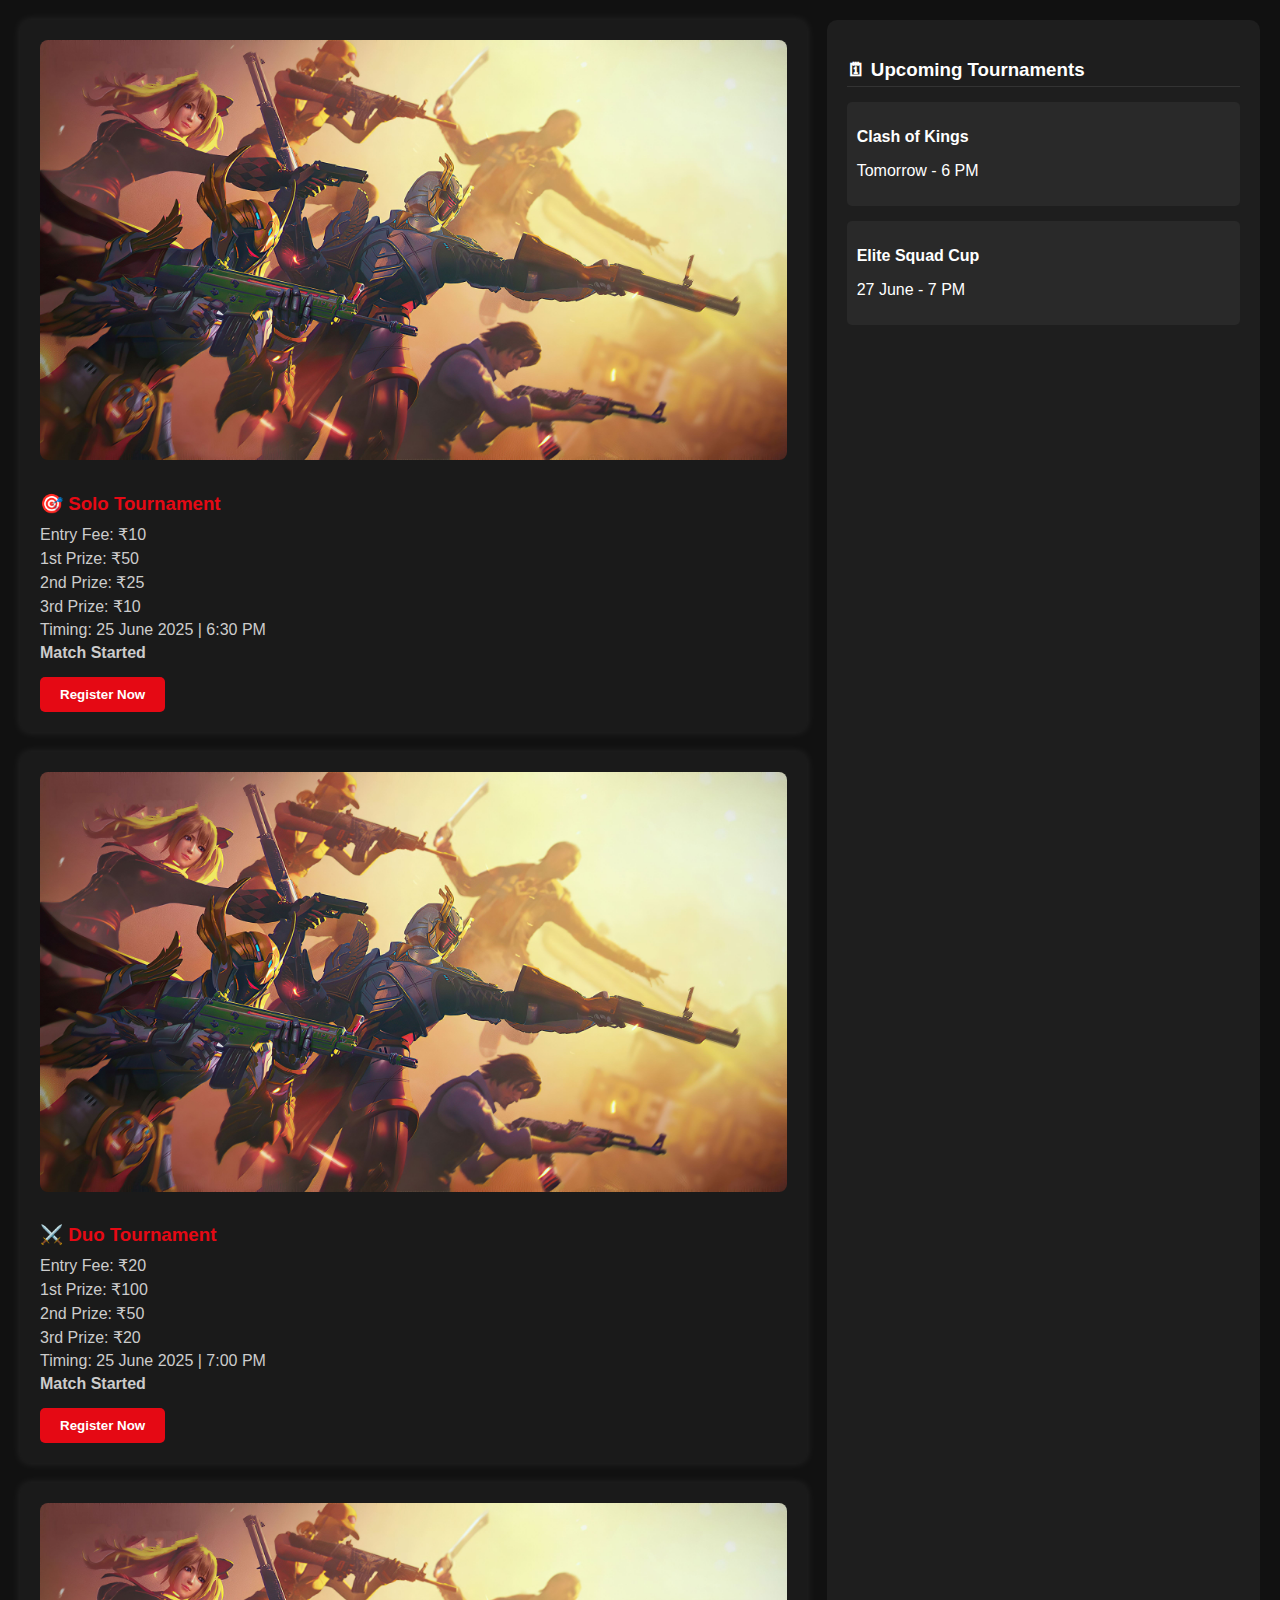
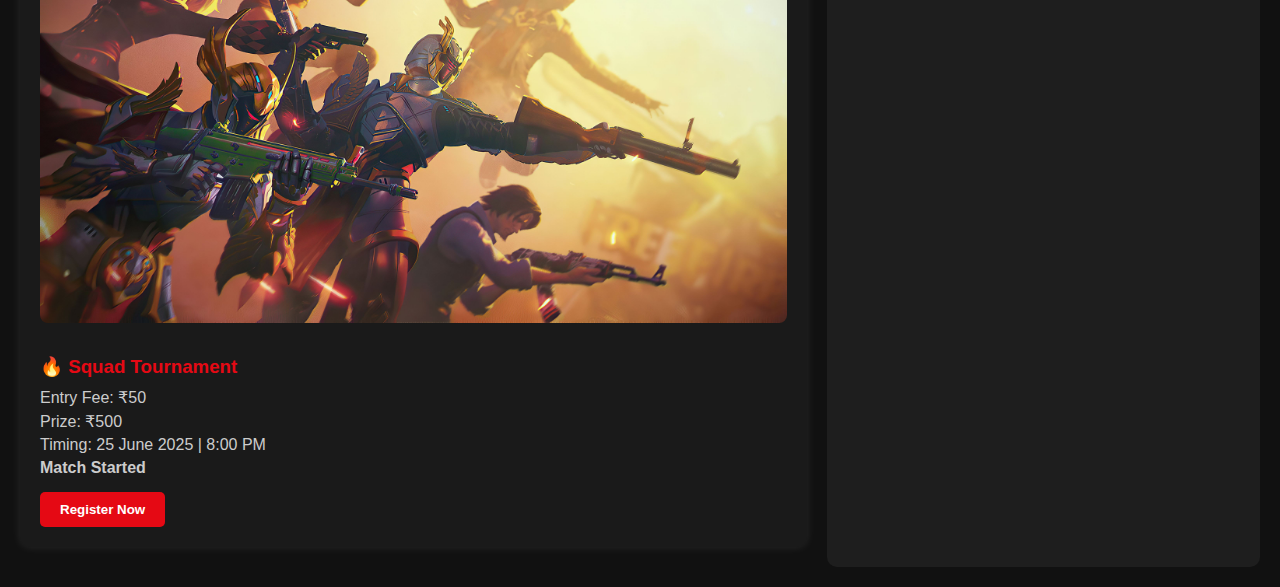
<file: ESPORT1/tournament.html>
<!DOCTYPE html>
<html lang="en">
<head>
  <meta charset="UTF-8" />
  <meta name="viewport" content="width=device-width, initial-scale=1.0"/>
  <title>Tournaments - Aimlab Esport</title>
  <style>
    body {
      margin: 0;
      font-family: Arial, sans-serif;
      background: #111;
      color: white;
    }

    .container {
      display: flex;
      flex-direction: row;
      padding: 20px;
      gap: 20px;
    }

    .main-content {
      flex: 2;
    }

    .sidebar {
      flex: 1;
      background: #1e1e1e;
      padding: 20px;
      border-radius: 10px;
    }

    .tournament-card {
      background: #1a1a1a;
      padding: 20px;
      border-radius: 10px;
      margin-bottom: 20px;
      box-shadow: 0 0 10px rgba(255,255,255,0.1);
    }

    .tournament-card img {
      width: 100%;
      border-radius: 8px;
      margin-bottom: 10px;
    }

    .tournament-card h3 {
      color: #e50914;
      margin-bottom: 10px;
    }

    .tournament-card p {
      margin: 5px 0;
      color: #ccc;
    }

    .register-btn {
      margin-top: 10px;
      padding: 10px 20px;
      background: #e50914;
      color: white;
      border: none;
      border-radius: 5px;
      cursor: pointer;
      font-weight: bold;
    }

    .register-btn:hover {
      background: #ff1f28;
    }

    .sidebar h3 {
      border-bottom: 1px solid #333;
      margin-bottom: 15px;
      padding-bottom: 5px;
    }

    .upcoming-item {
      background: #292929;
      padding: 10px;
      border-radius: 5px;
      margin-bottom: 15px;
    }

    .countdown {
      font-weight: bold;
      color: #0f0;
      margin-top: 10px;
    }

    @media(max-width: 768px) {
      .container {
        flex-direction: column;
      }
    }
  </style>
</head>
<body>

  <div class="container">
    <!-- Main Tournament Cards -->
    <div class="main-content">

      <div class="tournament-card">
        <img src="background.jpg" alt="Solo Tournament">
        <h3>🎯 Solo Tournament</h3>
        <p>Entry Fee: ₹10</p>
        <p>1st Prize: ₹50</p>
        <p>2nd Prize: ₹25</p>
        <p>3rd Prize: ₹10</p>
        <p>Timing: 25 June 2025 | 6:30 PM</p>
        <p class="countdown" id="countdown1">Loading...</p>
        <button class="register-btn" onclick="payNow('Solo', 10)">Register Now</button>
      </div>

      <div class="tournament-card">
        <img src="background.jpg" alt="Duo Tournament">
        <h3>⚔️ Duo Tournament</h3>
        <p>Entry Fee: ₹20</p>
        <p>1st Prize: ₹100</p>
        <p>2nd Prize: ₹50</p>
        <p>3rd Prize: ₹20</p>
        <p>Timing: 25 June 2025 | 7:00 PM</p>
        <p class="countdown" id="countdown2">Loading...</p>
        <button class="register-btn" onclick="payNow('Duo', 30)">Register Now</button>
      </div>

      <div class="tournament-card">
        <img src="background.jpg" alt="Squad Tournament">
        <h3>🔥 Squad Tournament</h3>
        <p>Entry Fee: ₹50</p>
        <p>Prize: ₹500</p>
        <p>Timing: 25 June 2025 | 8:00 PM</p>
        <p class="countdown" id="countdown3">Loading...</p>
        <button class="register-btn" onclick="payNow('Squad', 50)">Register Now</button>
      </div>

    </div>

    <!-- Sidebar -->
    <div class="sidebar">
      <h3>🗓 Upcoming Tournaments</h3>

      <div class="upcoming-item">
        <p><strong>Clash of Kings</strong></p>
        <p>Tomorrow - 6 PM</p>
      </div>

      <div class="upcoming-item">
        <p><strong>Elite Squad Cup</strong></p>
        <p>27 June - 7 PM</p>
      </div>

    </div>
  </div>

  <script src="https://checkout.razorpay.com/v1/checkout.js"></script>
  <script>
    function payNow(tournamentType, amount) {
      var options = {
        "key": "rzp_test_YourKeyID", // Replace with your Razorpay Key ID
        "amount": amount * 100,
        "currency": "INR",
        "name": "Aimlab Esport",
        "description": tournamentType + " Tournament Entry",
        "handler": function (response){
          alert("Payment Successful! ID: " + response.razorpay_payment_id);
        },
        "prefill": {
          "name": "",
          "email": ""
        },
        "theme": {
          "color": "#e50914"
        }
      };
      var rzp = new Razorpay(options);
      rzp.open();
    }

    function startCountdown(id, endTime) {
      const el = document.getElementById(id);

      function update() {
        const now = new Date().getTime();
        const distance = endTime - now;

        if (distance < 0) {
          el.innerHTML = "Match Started";
          return;
        }

        const hours = Math.floor((distance % (1000 * 60 * 60 * 24)) / (1000 * 60 * 60));
        const minutes = Math.floor((distance % (1000 * 60 * 60)) / (1000 * 60));
        const seconds = Math.floor((distance % (1000 * 60)) / 1000);

        el.innerHTML = `Starts in: ${hours}h ${minutes}m ${seconds}s`;
      }

      update();
      setInterval(update, 1000);
    }

    startCountdown("countdown1", new Date("2025-06-25T18:30:00").getTime());
    startCountdown("countdown2", new Date("2025-06-25T19:00:00").getTime());
    startCountdown("countdown3", new Date("2025-06-25T20:00:00").getTime());
  </script>
</body>
</html>
</file>
